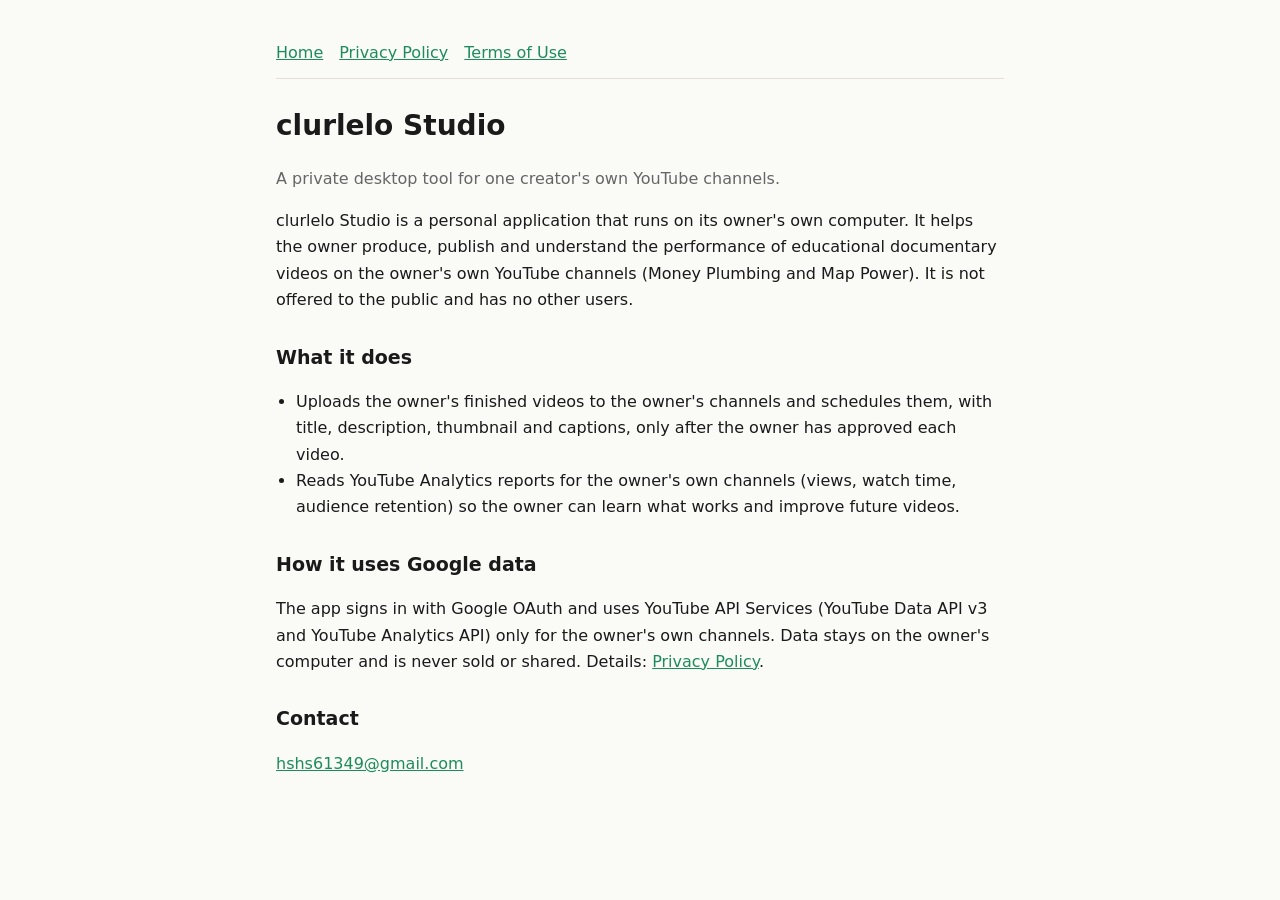
<file: index.html>
<!doctype html>
<html lang="en"><head><meta charset="utf-8"><meta name="viewport" content="width=device-width,initial-scale=1">
<title>clurlelo Studio</title><link rel="stylesheet" href="style.css"></head>
<body><main>
<nav><a href="./">Home</a><a href="privacy.html">Privacy Policy</a><a href="terms.html">Terms of Use</a></nav>
<h1>clurlelo Studio</h1>
<p class="muted">A private desktop tool for one creator's own YouTube channels.</p>
<p>clurlelo Studio is a personal application that runs on its owner's own computer. It helps the owner produce,
publish and understand the performance of educational documentary videos on the owner's own YouTube channels
(Money Plumbing and Map Power). It is not offered to the public and has no other users.</p>
<h2>What it does</h2>
<ul>
<li>Uploads the owner's finished videos to the owner's channels and schedules them, with title, description,
thumbnail and captions, only after the owner has approved each video.</li>
<li>Reads YouTube Analytics reports for the owner's own channels (views, watch time, audience retention) so the
owner can learn what works and improve future videos.</li>
</ul>
<h2>How it uses Google data</h2>
<p>The app signs in with Google OAuth and uses YouTube API Services (YouTube Data API v3 and YouTube Analytics
API) only for the owner's own channels. Data stays on the owner's computer and is never sold or shared. Details:
<a href="privacy.html">Privacy Policy</a>.</p>
<h2>Contact</h2>
<p><a href="mailto:hshs61349@gmail.com">hshs61349@gmail.com</a></p>
</main></body></html>
</file>
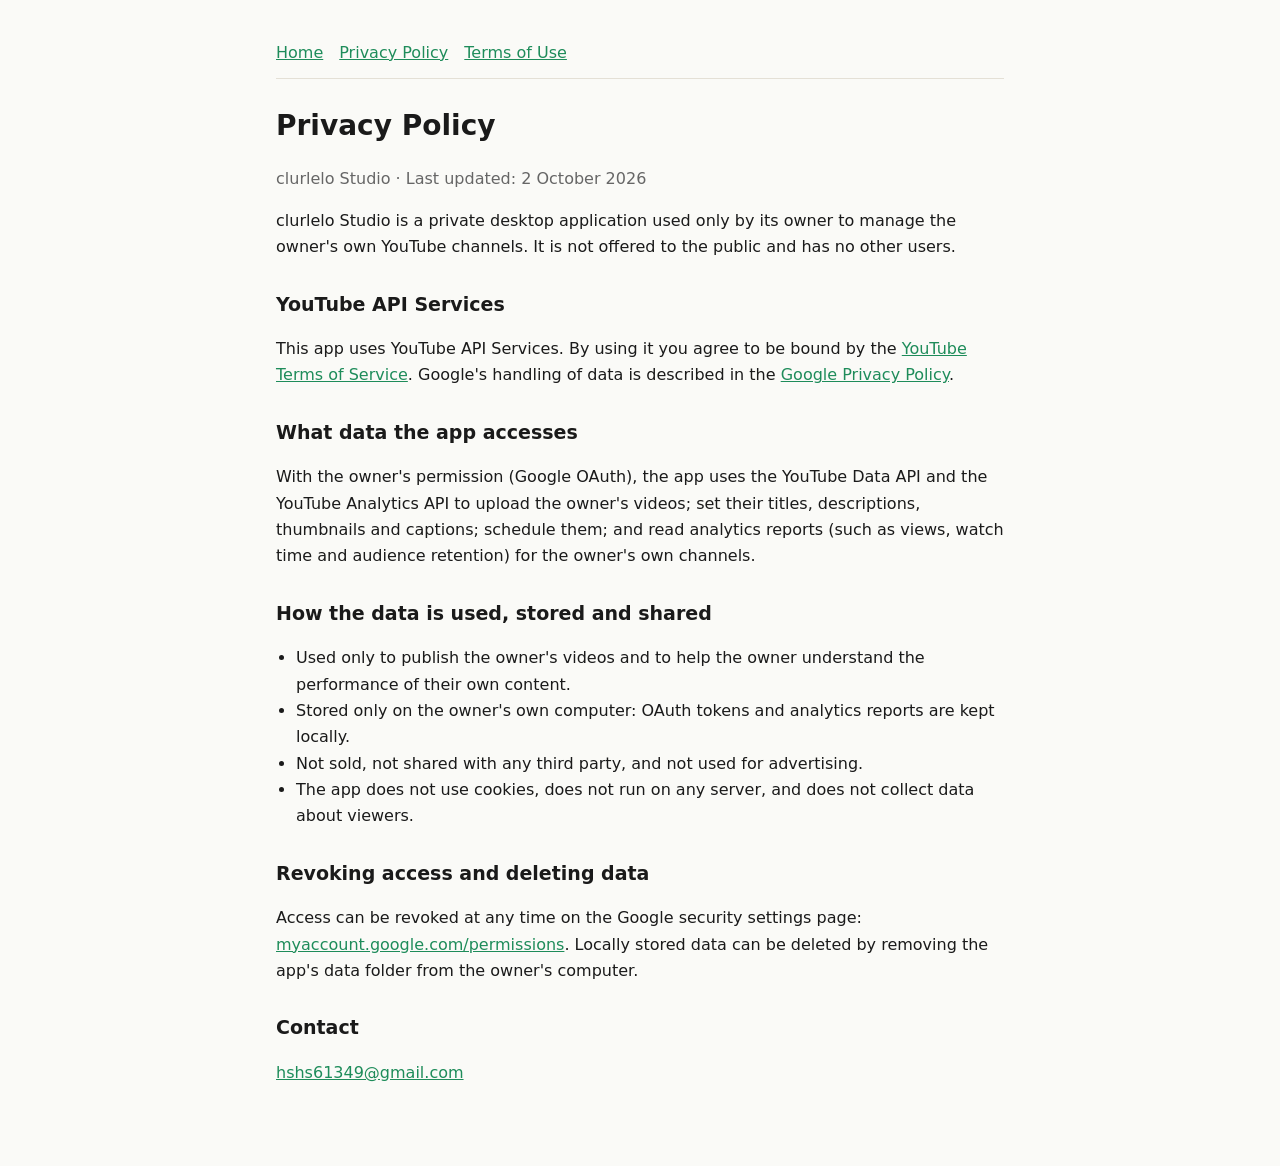
<file: privacy.html>
<!doctype html>
<html lang="en"><head><meta charset="utf-8"><meta name="viewport" content="width=device-width,initial-scale=1">
<title>clurlelo Studio — Privacy Policy</title><link rel="stylesheet" href="style.css"></head>
<body><main>
<nav><a href="./">Home</a><a href="privacy.html">Privacy Policy</a><a href="terms.html">Terms of Use</a></nav>
<h1>Privacy Policy</h1>
<p class="muted">clurlelo Studio · Last updated: 2 October 2026</p>
<p>clurlelo Studio is a private desktop application used only by its owner to manage the owner's own YouTube
channels. It is not offered to the public and has no other users.</p>
<h2>YouTube API Services</h2>
<p>This app uses YouTube API Services. By using it you agree to be bound by the
<a href="https://www.youtube.com/t/terms">YouTube Terms of Service</a>. Google's handling of data is described in the
<a href="https://policies.google.com/privacy">Google Privacy Policy</a>.</p>
<h2>What data the app accesses</h2>
<p>With the owner's permission (Google OAuth), the app uses the YouTube Data API and the YouTube Analytics API to
upload the owner's videos; set their titles, descriptions, thumbnails and captions; schedule them; and read
analytics reports (such as views, watch time and audience retention) for the owner's own channels.</p>
<h2>How the data is used, stored and shared</h2>
<ul>
<li>Used only to publish the owner's videos and to help the owner understand the performance of their own content.</li>
<li>Stored only on the owner's own computer: OAuth tokens and analytics reports are kept locally.</li>
<li>Not sold, not shared with any third party, and not used for advertising.</li>
<li>The app does not use cookies, does not run on any server, and does not collect data about viewers.</li>
</ul>
<h2>Revoking access and deleting data</h2>
<p>Access can be revoked at any time on the Google security settings page:
<a href="https://myaccount.google.com/permissions">myaccount.google.com/permissions</a>. Locally stored data can be
deleted by removing the app's data folder from the owner's computer.</p>
<h2>Contact</h2>
<p><a href="mailto:hshs61349@gmail.com">hshs61349@gmail.com</a></p>
</main></body></html>
</file>
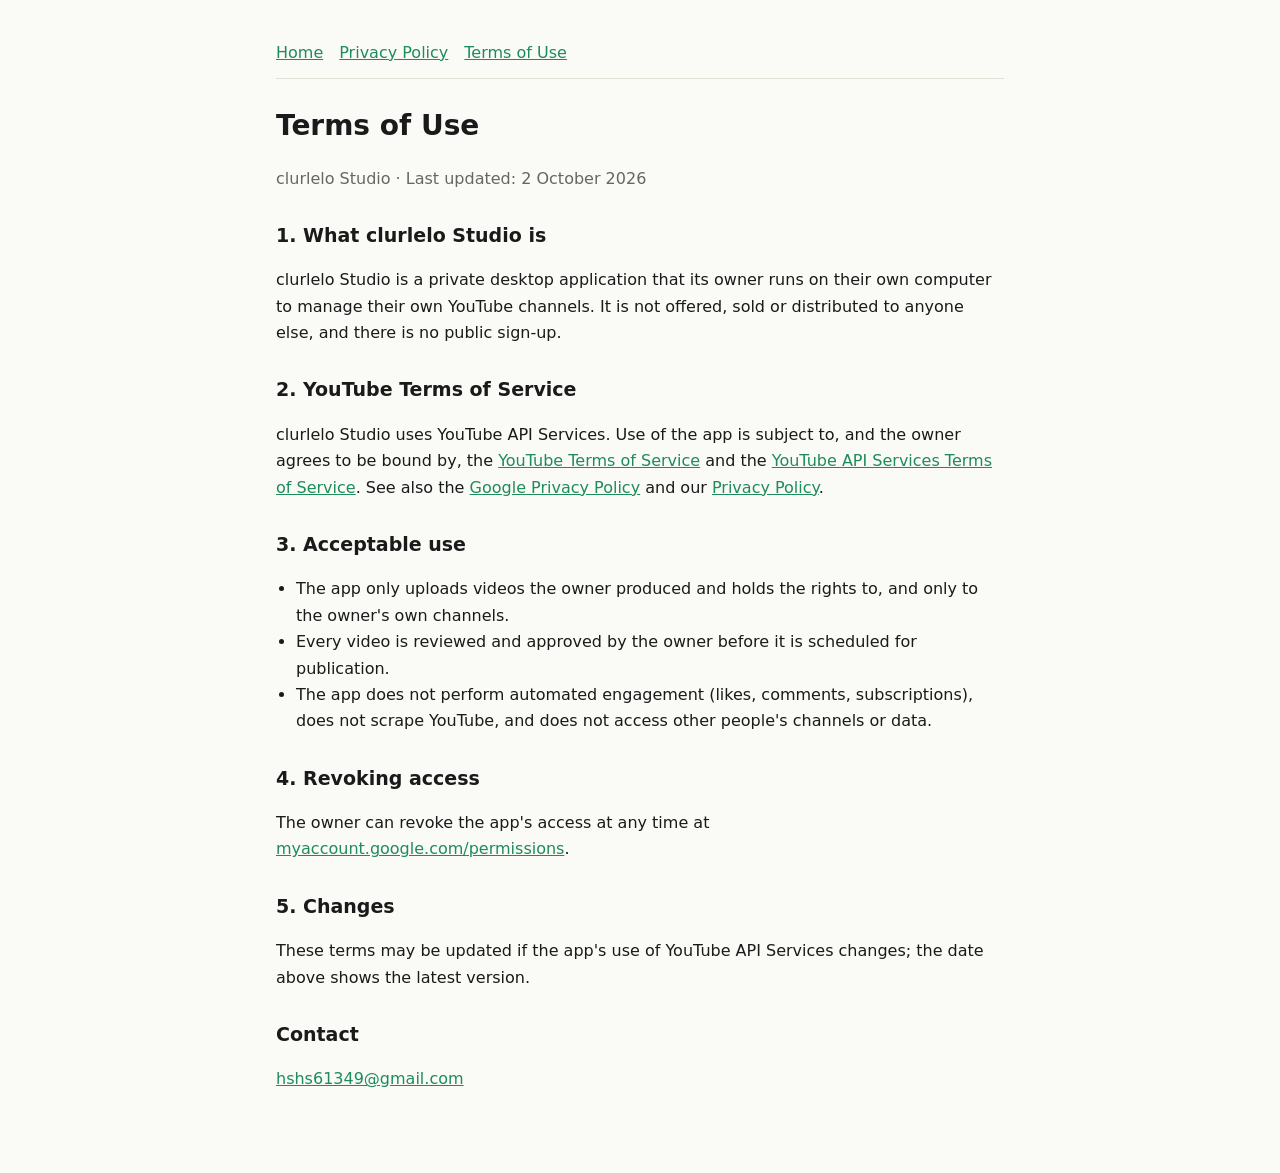
<file: terms.html>
<!doctype html>
<html lang="en"><head><meta charset="utf-8"><meta name="viewport" content="width=device-width,initial-scale=1">
<title>clurlelo Studio — Terms of Use</title><link rel="stylesheet" href="style.css"></head>
<body><main>
<nav><a href="./">Home</a><a href="privacy.html">Privacy Policy</a><a href="terms.html">Terms of Use</a></nav>
<h1>Terms of Use</h1>
<p class="muted">clurlelo Studio · Last updated: 2 October 2026</p>
<h2>1. What clurlelo Studio is</h2>
<p>clurlelo Studio is a private desktop application that its owner runs on their own computer to manage their own
YouTube channels. It is not offered, sold or distributed to anyone else, and there is no public sign-up.</p>
<h2>2. YouTube Terms of Service</h2>
<p>clurlelo Studio uses YouTube API Services. Use of the app is subject to, and the owner agrees to be bound by, the
<a href="https://www.youtube.com/t/terms">YouTube Terms of Service</a> and the
<a href="https://developers.google.com/youtube/terms/api-services-terms-of-service">YouTube API Services Terms of
Service</a>. See also the <a href="https://policies.google.com/privacy">Google Privacy Policy</a> and our
<a href="privacy.html">Privacy Policy</a>.</p>
<h2>3. Acceptable use</h2>
<ul>
<li>The app only uploads videos the owner produced and holds the rights to, and only to the owner's own channels.</li>
<li>Every video is reviewed and approved by the owner before it is scheduled for publication.</li>
<li>The app does not perform automated engagement (likes, comments, subscriptions), does not scrape YouTube, and
does not access other people's channels or data.</li>
</ul>
<h2>4. Revoking access</h2>
<p>The owner can revoke the app's access at any time at
<a href="https://myaccount.google.com/permissions">myaccount.google.com/permissions</a>.</p>
<h2>5. Changes</h2>
<p>These terms may be updated if the app's use of YouTube API Services changes; the date above shows the latest
version.</p>
<h2>Contact</h2>
<p><a href="mailto:hshs61349@gmail.com">hshs61349@gmail.com</a></p>
</main></body></html>
</file>
<file: style.css>
:root{--bg:#FAFAF7;--ink:#1A1A1A;--muted:#666;--line:#E4E0D6;--accent:#1E8C5A}
@media (prefers-color-scheme:dark){:root{--bg:#141414;--ink:#EDEDED;--muted:#A0A0A0;--line:#2A2A2A;--accent:#3CC98A}}
*{box-sizing:border-box}body{margin:0;background:var(--bg);color:var(--ink);font:16px/1.65 system-ui,-apple-system,"Segoe UI",sans-serif}
main{max-width:760px;margin:0 auto;padding:40px 16px 64px}h1{font-size:28px;margin:0 0 4px}h2{font-size:19px;margin-top:28px}
.muted{color:var(--muted)}a{color:var(--accent)}nav{border-bottom:1px solid var(--line);padding-bottom:12px;margin-bottom:24px}
nav a{margin-right:16px}ul{padding-left:20px}
</file>
